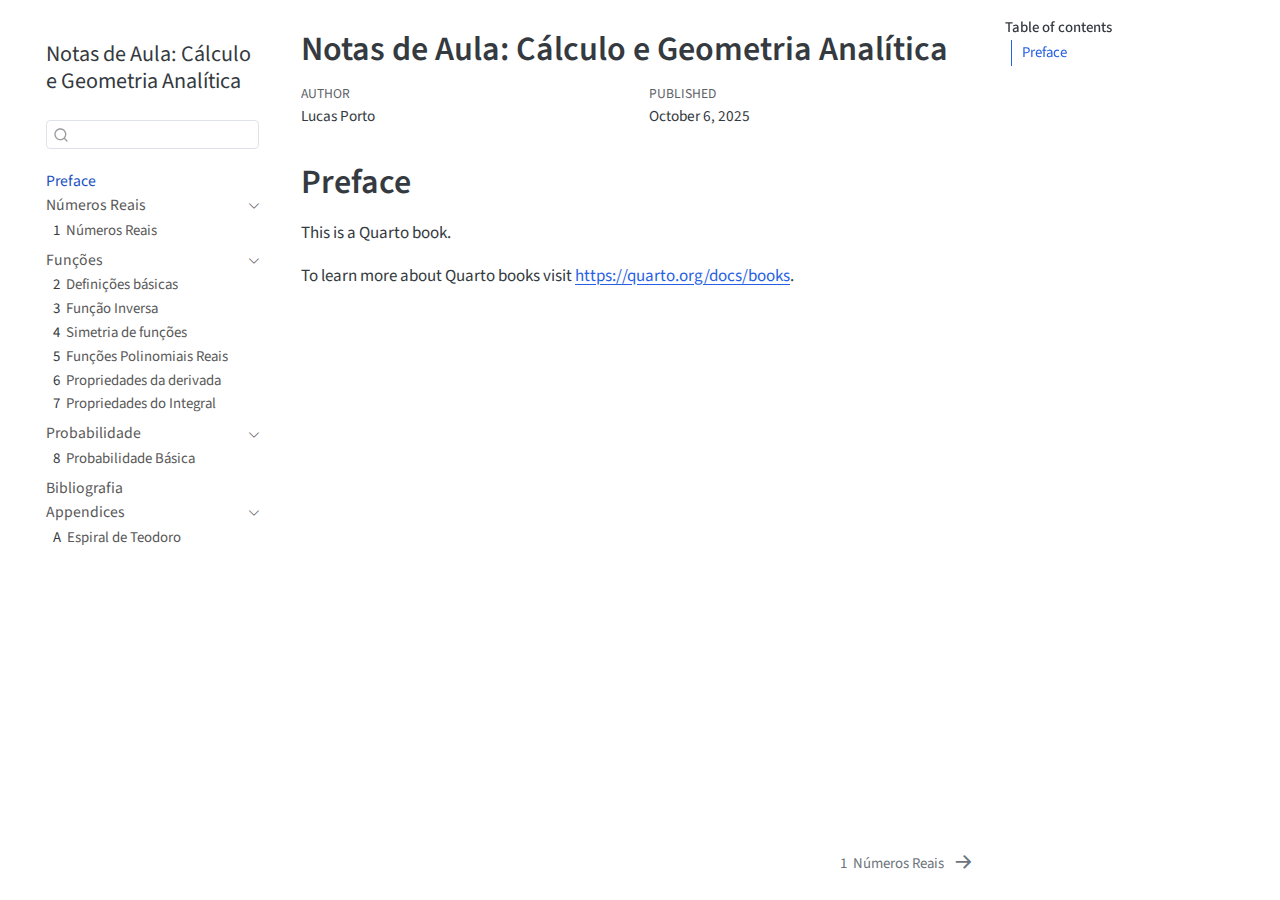
<file: docs/index.html>
<!DOCTYPE html>
<html xmlns="http://www.w3.org/1999/xhtml" lang="en" xml:lang="en"><head>

<meta charset="utf-8">
<meta name="generator" content="quarto-1.8.24">

<meta name="viewport" content="width=device-width, initial-scale=1.0, user-scalable=yes">

<meta name="author" content="Lucas Porto">
<meta name="dcterms.date" content="2025-10-06">

<title>Notas de Aula: Cálculo e Geometria Analítica</title>
<style>
code{white-space: pre-wrap;}
span.smallcaps{font-variant: small-caps;}
div.columns{display: flex; gap: min(4vw, 1.5em);}
div.column{flex: auto; overflow-x: auto;}
div.hanging-indent{margin-left: 1.5em; text-indent: -1.5em;}
ul.task-list{list-style: none;}
ul.task-list li input[type="checkbox"] {
  width: 0.8em;
  margin: 0 0.8em 0.2em -1em; /* quarto-specific, see https://github.com/quarto-dev/quarto-cli/issues/4556 */ 
  vertical-align: middle;
}
</style>


<script src="site_libs/quarto-nav/quarto-nav.js"></script>
<script src="site_libs/quarto-nav/headroom.min.js"></script>
<script src="site_libs/clipboard/clipboard.min.js"></script>
<script src="site_libs/quarto-search/autocomplete.umd.js"></script>
<script src="site_libs/quarto-search/fuse.min.js"></script>
<script src="site_libs/quarto-search/quarto-search.js"></script>
<meta name="quarto:offset" content="./">
<link href="./files/reais_intro.html" rel="next">
<script src="site_libs/quarto-html/quarto.js" type="module"></script>
<script src="site_libs/quarto-html/tabsets/tabsets.js" type="module"></script>
<script src="site_libs/quarto-html/axe/axe-check.js" type="module"></script>
<script src="site_libs/quarto-html/popper.min.js"></script>
<script src="site_libs/quarto-html/tippy.umd.min.js"></script>
<script src="site_libs/quarto-html/anchor.min.js"></script>
<link href="site_libs/quarto-html/tippy.css" rel="stylesheet">
<link href="site_libs/quarto-html/quarto-syntax-highlighting-dc55a5b9e770e841cd82e46aadbfb9b0.css" rel="stylesheet" id="quarto-text-highlighting-styles">
<script src="site_libs/bootstrap/bootstrap.min.js"></script>
<link href="site_libs/bootstrap/bootstrap-icons.css" rel="stylesheet">
<link href="site_libs/bootstrap/bootstrap-de1cb8424c17a5b63c30e87c6e4adf31.min.css" rel="stylesheet" append-hash="true" id="quarto-bootstrap" data-mode="light">
<script id="quarto-search-options" type="application/json">{
  "location": "sidebar",
  "copy-button": false,
  "collapse-after": 3,
  "panel-placement": "start",
  "type": "textbox",
  "limit": 50,
  "keyboard-shortcut": [
    "f",
    "/",
    "s"
  ],
  "show-item-context": false,
  "language": {
    "search-no-results-text": "No results",
    "search-matching-documents-text": "matching documents",
    "search-copy-link-title": "Copy link to search",
    "search-hide-matches-text": "Hide additional matches",
    "search-more-match-text": "more match in this document",
    "search-more-matches-text": "more matches in this document",
    "search-clear-button-title": "Clear",
    "search-text-placeholder": "",
    "search-detached-cancel-button-title": "Cancel",
    "search-submit-button-title": "Submit",
    "search-label": "Search"
  }
}</script>


</head>

<body class="nav-sidebar floating quarto-light">

<div id="quarto-search-results"></div>
  <header id="quarto-header" class="headroom fixed-top">
  <nav class="quarto-secondary-nav">
    <div class="container-fluid d-flex">
      <button type="button" class="quarto-btn-toggle btn" data-bs-toggle="collapse" role="button" data-bs-target=".quarto-sidebar-collapse-item" aria-controls="quarto-sidebar" aria-expanded="false" aria-label="Toggle sidebar navigation" onclick="if (window.quartoToggleHeadroom) { window.quartoToggleHeadroom(); }">
        <i class="bi bi-layout-text-sidebar-reverse"></i>
      </button>
        <nav class="quarto-page-breadcrumbs" aria-label="breadcrumb"><ol class="breadcrumb"><li class="breadcrumb-item"><a href="./index.html">Preface</a></li></ol></nav>
        <a class="flex-grow-1" role="navigation" data-bs-toggle="collapse" data-bs-target=".quarto-sidebar-collapse-item" aria-controls="quarto-sidebar" aria-expanded="false" aria-label="Toggle sidebar navigation" onclick="if (window.quartoToggleHeadroom) { window.quartoToggleHeadroom(); }">      
        </a>
      <button type="button" class="btn quarto-search-button" aria-label="Search" onclick="window.quartoOpenSearch();">
        <i class="bi bi-search"></i>
      </button>
    </div>
  </nav>
</header>
<!-- content -->
<div id="quarto-content" class="quarto-container page-columns page-rows-contents page-layout-article">
<!-- sidebar -->
  <nav id="quarto-sidebar" class="sidebar collapse collapse-horizontal quarto-sidebar-collapse-item sidebar-navigation floating overflow-auto">
    <div class="pt-lg-2 mt-2 text-left sidebar-header sidebar-header-stacked">
      <a href="./index.html" class="sidebar-logo-link">
      </a>
    <div class="sidebar-title mb-0 py-0">
      <a href="./">Notas de Aula: Cálculo e Geometria Analítica</a> 
    </div>
      </div>
        <div class="mt-2 flex-shrink-0 align-items-center">
        <div class="sidebar-search">
        <div id="quarto-search" class="" title="Search"></div>
        </div>
        </div>
    <div class="sidebar-menu-container"> 
    <ul class="list-unstyled mt-1">
        <li class="sidebar-item">
  <div class="sidebar-item-container"> 
  <a href="./index.html" class="sidebar-item-text sidebar-link active">
 <span class="menu-text">Preface</span></a>
  </div>
</li>
        <li class="sidebar-item sidebar-item-section">
      <div class="sidebar-item-container"> 
            <a class="sidebar-item-text sidebar-link text-start" data-bs-toggle="collapse" data-bs-target="#quarto-sidebar-section-1" role="navigation" aria-expanded="true">
 <span class="menu-text">Números Reais</span></a>
          <a class="sidebar-item-toggle text-start" data-bs-toggle="collapse" data-bs-target="#quarto-sidebar-section-1" role="navigation" aria-expanded="true" aria-label="Toggle section">
            <i class="bi bi-chevron-right ms-2"></i>
          </a> 
      </div>
      <ul id="quarto-sidebar-section-1" class="collapse list-unstyled sidebar-section depth1 show">  
          <li class="sidebar-item">
  <div class="sidebar-item-container"> 
  <a href="./files/reais_intro.html" class="sidebar-item-text sidebar-link">
 <span class="menu-text"><span class="chapter-number">1</span>&nbsp; <span class="chapter-title">Números Reais</span></span></a>
  </div>
</li>
      </ul>
  </li>
        <li class="sidebar-item sidebar-item-section">
      <div class="sidebar-item-container"> 
            <a class="sidebar-item-text sidebar-link text-start" data-bs-toggle="collapse" data-bs-target="#quarto-sidebar-section-2" role="navigation" aria-expanded="true">
 <span class="menu-text">Funções</span></a>
          <a class="sidebar-item-toggle text-start" data-bs-toggle="collapse" data-bs-target="#quarto-sidebar-section-2" role="navigation" aria-expanded="true" aria-label="Toggle section">
            <i class="bi bi-chevron-right ms-2"></i>
          </a> 
      </div>
      <ul id="quarto-sidebar-section-2" class="collapse list-unstyled sidebar-section depth1 show">  
          <li class="sidebar-item">
  <div class="sidebar-item-container"> 
  <a href="./files/funcoes_reais.html" class="sidebar-item-text sidebar-link">
 <span class="menu-text"><span class="chapter-number">2</span>&nbsp; <span class="chapter-title">Definições básicas</span></span></a>
  </div>
</li>
          <li class="sidebar-item">
  <div class="sidebar-item-container"> 
  <a href="./files/invfunc.html" class="sidebar-item-text sidebar-link">
 <span class="menu-text"><span class="chapter-number">3</span>&nbsp; <span class="chapter-title">Função Inversa</span></span></a>
  </div>
</li>
          <li class="sidebar-item">
  <div class="sidebar-item-container"> 
  <a href="./files/simetria_funcoes_reais.html" class="sidebar-item-text sidebar-link">
 <span class="menu-text"><span class="chapter-number">4</span>&nbsp; <span class="chapter-title">Simetria de funções</span></span></a>
  </div>
</li>
          <li class="sidebar-item">
  <div class="sidebar-item-container"> 
  <a href="./files/polinomios.html" class="sidebar-item-text sidebar-link">
 <span class="menu-text"><span class="chapter-number">5</span>&nbsp; <span class="chapter-title">Funções Polinomiais Reais</span></span></a>
  </div>
</li>
          <li class="sidebar-item">
  <div class="sidebar-item-container"> 
  <a href="./files/derivadas_prop.html" class="sidebar-item-text sidebar-link">
 <span class="menu-text"><span class="chapter-number">6</span>&nbsp; <span class="chapter-title">Propriedades da derivada</span></span></a>
  </div>
</li>
          <li class="sidebar-item">
  <div class="sidebar-item-container"> 
  <a href="./files/integrais_prop.html" class="sidebar-item-text sidebar-link">
 <span class="menu-text"><span class="chapter-number">7</span>&nbsp; <span class="chapter-title">Propriedades do Integral</span></span></a>
  </div>
</li>
      </ul>
  </li>
        <li class="sidebar-item sidebar-item-section">
      <div class="sidebar-item-container"> 
            <a class="sidebar-item-text sidebar-link text-start" data-bs-toggle="collapse" data-bs-target="#quarto-sidebar-section-3" role="navigation" aria-expanded="true">
 <span class="menu-text">Probabilidade</span></a>
          <a class="sidebar-item-toggle text-start" data-bs-toggle="collapse" data-bs-target="#quarto-sidebar-section-3" role="navigation" aria-expanded="true" aria-label="Toggle section">
            <i class="bi bi-chevron-right ms-2"></i>
          </a> 
      </div>
      <ul id="quarto-sidebar-section-3" class="collapse list-unstyled sidebar-section depth1 show">  
          <li class="sidebar-item">
  <div class="sidebar-item-container"> 
  <a href="./files/probabilidade_def.html" class="sidebar-item-text sidebar-link">
 <span class="menu-text"><span class="chapter-number">8</span>&nbsp; <span class="chapter-title">Probabilidade Básica</span></span></a>
  </div>
</li>
      </ul>
  </li>
        <li class="sidebar-item">
  <div class="sidebar-item-container"> 
  <a href="./files/references.html" class="sidebar-item-text sidebar-link">
 <span class="menu-text">Bibliografia</span></a>
  </div>
</li>
        <li class="sidebar-item sidebar-item-section">
      <div class="sidebar-item-container"> 
            <a class="sidebar-item-text sidebar-link text-start" data-bs-toggle="collapse" data-bs-target="#quarto-sidebar-section-4" role="navigation" aria-expanded="true">
 <span class="menu-text">Appendices</span></a>
          <a class="sidebar-item-toggle text-start" data-bs-toggle="collapse" data-bs-target="#quarto-sidebar-section-4" role="navigation" aria-expanded="true" aria-label="Toggle section">
            <i class="bi bi-chevron-right ms-2"></i>
          </a> 
      </div>
      <ul id="quarto-sidebar-section-4" class="collapse list-unstyled sidebar-section depth1 show">  
          <li class="sidebar-item">
  <div class="sidebar-item-container"> 
  <a href="./files/ex_espiral.html" class="sidebar-item-text sidebar-link">
 <span class="menu-text"><span class="chapter-number">A</span>&nbsp; <span class="chapter-title">Espiral de Teodoro</span></span></a>
  </div>
</li>
      </ul>
  </li>
    </ul>
    </div>
</nav>
<div id="quarto-sidebar-glass" class="quarto-sidebar-collapse-item" data-bs-toggle="collapse" data-bs-target=".quarto-sidebar-collapse-item"></div>
<!-- margin-sidebar -->
    <div id="quarto-margin-sidebar" class="sidebar margin-sidebar">
        <nav id="TOC" role="doc-toc" class="toc-active">
    <h2 id="toc-title">Table of contents</h2>
   
  <ul>
  <li><a href="#preface" id="toc-preface" class="nav-link active" data-scroll-target="#preface">Preface</a></li>
  </ul>
</nav>
    </div>
<!-- main -->
<main class="content" id="quarto-document-content">

<header id="title-block-header" class="quarto-title-block default">
<div class="quarto-title">
<h1 class="title">Notas de Aula: Cálculo e Geometria Analítica</h1>
</div>



<div class="quarto-title-meta">

    <div>
    <div class="quarto-title-meta-heading">Author</div>
    <div class="quarto-title-meta-contents">
             <p>Lucas Porto </p>
          </div>
  </div>
    
    <div>
    <div class="quarto-title-meta-heading">Published</div>
    <div class="quarto-title-meta-contents">
      <p class="date">October 6, 2025</p>
    </div>
  </div>
  
    
  </div>
  


</header>


<section id="preface" class="level1 unnumbered">
<h1 class="unnumbered">Preface</h1>
<p>This is a Quarto book.</p>
<p>To learn more about Quarto books visit <a href="https://quarto.org/docs/books" class="uri">https://quarto.org/docs/books</a>.</p>


</section>

</main> <!-- /main -->
<script id="quarto-html-after-body" type="application/javascript">
  window.document.addEventListener("DOMContentLoaded", function (event) {
    const icon = "";
    const anchorJS = new window.AnchorJS();
    anchorJS.options = {
      placement: 'right',
      icon: icon
    };
    anchorJS.add('.anchored');
    const isCodeAnnotation = (el) => {
      for (const clz of el.classList) {
        if (clz.startsWith('code-annotation-')) {                     
          return true;
        }
      }
      return false;
    }
    const onCopySuccess = function(e) {
      // button target
      const button = e.trigger;
      // don't keep focus
      button.blur();
      // flash "checked"
      button.classList.add('code-copy-button-checked');
      var currentTitle = button.getAttribute("title");
      button.setAttribute("title", "Copied!");
      let tooltip;
      if (window.bootstrap) {
        button.setAttribute("data-bs-toggle", "tooltip");
        button.setAttribute("data-bs-placement", "left");
        button.setAttribute("data-bs-title", "Copied!");
        tooltip = new bootstrap.Tooltip(button, 
          { trigger: "manual", 
            customClass: "code-copy-button-tooltip",
            offset: [0, -8]});
        tooltip.show();    
      }
      setTimeout(function() {
        if (tooltip) {
          tooltip.hide();
          button.removeAttribute("data-bs-title");
          button.removeAttribute("data-bs-toggle");
          button.removeAttribute("data-bs-placement");
        }
        button.setAttribute("title", currentTitle);
        button.classList.remove('code-copy-button-checked');
      }, 1000);
      // clear code selection
      e.clearSelection();
    }
    const getTextToCopy = function(trigger) {
      const outerScaffold = trigger.parentElement.cloneNode(true);
      const codeEl = outerScaffold.querySelector('code');
      for (const childEl of codeEl.children) {
        if (isCodeAnnotation(childEl)) {
          childEl.remove();
        }
      }
      return codeEl.innerText;
    }
    const clipboard = new window.ClipboardJS('.code-copy-button:not([data-in-quarto-modal])', {
      text: getTextToCopy
    });
    clipboard.on('success', onCopySuccess);
    if (window.document.getElementById('quarto-embedded-source-code-modal')) {
      const clipboardModal = new window.ClipboardJS('.code-copy-button[data-in-quarto-modal]', {
        text: getTextToCopy,
        container: window.document.getElementById('quarto-embedded-source-code-modal')
      });
      clipboardModal.on('success', onCopySuccess);
    }
      var localhostRegex = new RegExp(/^(?:http|https):\/\/localhost\:?[0-9]*\//);
      var mailtoRegex = new RegExp(/^mailto:/);
        var filterRegex = new RegExp('/' + window.location.host + '/');
      var isInternal = (href) => {
          return filterRegex.test(href) || localhostRegex.test(href) || mailtoRegex.test(href);
      }
      // Inspect non-navigation links and adorn them if external
     var links = window.document.querySelectorAll('a[href]:not(.nav-link):not(.navbar-brand):not(.toc-action):not(.sidebar-link):not(.sidebar-item-toggle):not(.pagination-link):not(.no-external):not([aria-hidden]):not(.dropdown-item):not(.quarto-navigation-tool):not(.about-link)');
      for (var i=0; i<links.length; i++) {
        const link = links[i];
        if (!isInternal(link.href)) {
          // undo the damage that might have been done by quarto-nav.js in the case of
          // links that we want to consider external
          if (link.dataset.originalHref !== undefined) {
            link.href = link.dataset.originalHref;
          }
        }
      }
    function tippyHover(el, contentFn, onTriggerFn, onUntriggerFn) {
      const config = {
        allowHTML: true,
        maxWidth: 500,
        delay: 100,
        arrow: false,
        appendTo: function(el) {
            return el.parentElement;
        },
        interactive: true,
        interactiveBorder: 10,
        theme: 'quarto',
        placement: 'bottom-start',
      };
      if (contentFn) {
        config.content = contentFn;
      }
      if (onTriggerFn) {
        config.onTrigger = onTriggerFn;
      }
      if (onUntriggerFn) {
        config.onUntrigger = onUntriggerFn;
      }
      window.tippy(el, config); 
    }
    const noterefs = window.document.querySelectorAll('a[role="doc-noteref"]');
    for (var i=0; i<noterefs.length; i++) {
      const ref = noterefs[i];
      tippyHover(ref, function() {
        // use id or data attribute instead here
        let href = ref.getAttribute('data-footnote-href') || ref.getAttribute('href');
        try { href = new URL(href).hash; } catch {}
        const id = href.replace(/^#\/?/, "");
        const note = window.document.getElementById(id);
        if (note) {
          return note.innerHTML;
        } else {
          return "";
        }
      });
    }
    const xrefs = window.document.querySelectorAll('a.quarto-xref');
    const processXRef = (id, note) => {
      // Strip column container classes
      const stripColumnClz = (el) => {
        el.classList.remove("page-full", "page-columns");
        if (el.children) {
          for (const child of el.children) {
            stripColumnClz(child);
          }
        }
      }
      stripColumnClz(note)
      if (id === null || id.startsWith('sec-')) {
        // Special case sections, only their first couple elements
        const container = document.createElement("div");
        if (note.children && note.children.length > 2) {
          container.appendChild(note.children[0].cloneNode(true));
          for (let i = 1; i < note.children.length; i++) {
            const child = note.children[i];
            if (child.tagName === "P" && child.innerText === "") {
              continue;
            } else {
              container.appendChild(child.cloneNode(true));
              break;
            }
          }
          if (window.Quarto?.typesetMath) {
            window.Quarto.typesetMath(container);
          }
          return container.innerHTML
        } else {
          if (window.Quarto?.typesetMath) {
            window.Quarto.typesetMath(note);
          }
          return note.innerHTML;
        }
      } else {
        // Remove any anchor links if they are present
        const anchorLink = note.querySelector('a.anchorjs-link');
        if (anchorLink) {
          anchorLink.remove();
        }
        if (window.Quarto?.typesetMath) {
          window.Quarto.typesetMath(note);
        }
        if (note.classList.contains("callout")) {
          return note.outerHTML;
        } else {
          return note.innerHTML;
        }
      }
    }
    for (var i=0; i<xrefs.length; i++) {
      const xref = xrefs[i];
      tippyHover(xref, undefined, function(instance) {
        instance.disable();
        let url = xref.getAttribute('href');
        let hash = undefined; 
        if (url.startsWith('#')) {
          hash = url;
        } else {
          try { hash = new URL(url).hash; } catch {}
        }
        if (hash) {
          const id = hash.replace(/^#\/?/, "");
          const note = window.document.getElementById(id);
          if (note !== null) {
            try {
              const html = processXRef(id, note.cloneNode(true));
              instance.setContent(html);
            } finally {
              instance.enable();
              instance.show();
            }
          } else {
            // See if we can fetch this
            fetch(url.split('#')[0])
            .then(res => res.text())
            .then(html => {
              const parser = new DOMParser();
              const htmlDoc = parser.parseFromString(html, "text/html");
              const note = htmlDoc.getElementById(id);
              if (note !== null) {
                const html = processXRef(id, note);
                instance.setContent(html);
              } 
            }).finally(() => {
              instance.enable();
              instance.show();
            });
          }
        } else {
          // See if we can fetch a full url (with no hash to target)
          // This is a special case and we should probably do some content thinning / targeting
          fetch(url)
          .then(res => res.text())
          .then(html => {
            const parser = new DOMParser();
            const htmlDoc = parser.parseFromString(html, "text/html");
            const note = htmlDoc.querySelector('main.content');
            if (note !== null) {
              // This should only happen for chapter cross references
              // (since there is no id in the URL)
              // remove the first header
              if (note.children.length > 0 && note.children[0].tagName === "HEADER") {
                note.children[0].remove();
              }
              const html = processXRef(null, note);
              instance.setContent(html);
            } 
          }).finally(() => {
            instance.enable();
            instance.show();
          });
        }
      }, function(instance) {
      });
    }
        let selectedAnnoteEl;
        const selectorForAnnotation = ( cell, annotation) => {
          let cellAttr = 'data-code-cell="' + cell + '"';
          let lineAttr = 'data-code-annotation="' +  annotation + '"';
          const selector = 'span[' + cellAttr + '][' + lineAttr + ']';
          return selector;
        }
        const selectCodeLines = (annoteEl) => {
          const doc = window.document;
          const targetCell = annoteEl.getAttribute("data-target-cell");
          const targetAnnotation = annoteEl.getAttribute("data-target-annotation");
          const annoteSpan = window.document.querySelector(selectorForAnnotation(targetCell, targetAnnotation));
          const lines = annoteSpan.getAttribute("data-code-lines").split(",");
          const lineIds = lines.map((line) => {
            return targetCell + "-" + line;
          })
          let top = null;
          let height = null;
          let parent = null;
          if (lineIds.length > 0) {
              //compute the position of the single el (top and bottom and make a div)
              const el = window.document.getElementById(lineIds[0]);
              top = el.offsetTop;
              height = el.offsetHeight;
              parent = el.parentElement.parentElement;
            if (lineIds.length > 1) {
              const lastEl = window.document.getElementById(lineIds[lineIds.length - 1]);
              const bottom = lastEl.offsetTop + lastEl.offsetHeight;
              height = bottom - top;
            }
            if (top !== null && height !== null && parent !== null) {
              // cook up a div (if necessary) and position it 
              let div = window.document.getElementById("code-annotation-line-highlight");
              if (div === null) {
                div = window.document.createElement("div");
                div.setAttribute("id", "code-annotation-line-highlight");
                div.style.position = 'absolute';
                parent.appendChild(div);
              }
              div.style.top = top - 2 + "px";
              div.style.height = height + 4 + "px";
              div.style.left = 0;
              let gutterDiv = window.document.getElementById("code-annotation-line-highlight-gutter");
              if (gutterDiv === null) {
                gutterDiv = window.document.createElement("div");
                gutterDiv.setAttribute("id", "code-annotation-line-highlight-gutter");
                gutterDiv.style.position = 'absolute';
                const codeCell = window.document.getElementById(targetCell);
                const gutter = codeCell.querySelector('.code-annotation-gutter');
                gutter.appendChild(gutterDiv);
              }
              gutterDiv.style.top = top - 2 + "px";
              gutterDiv.style.height = height + 4 + "px";
            }
            selectedAnnoteEl = annoteEl;
          }
        };
        const unselectCodeLines = () => {
          const elementsIds = ["code-annotation-line-highlight", "code-annotation-line-highlight-gutter"];
          elementsIds.forEach((elId) => {
            const div = window.document.getElementById(elId);
            if (div) {
              div.remove();
            }
          });
          selectedAnnoteEl = undefined;
        };
          // Handle positioning of the toggle
      window.addEventListener(
        "resize",
        throttle(() => {
          elRect = undefined;
          if (selectedAnnoteEl) {
            selectCodeLines(selectedAnnoteEl);
          }
        }, 10)
      );
      function throttle(fn, ms) {
      let throttle = false;
      let timer;
        return (...args) => {
          if(!throttle) { // first call gets through
              fn.apply(this, args);
              throttle = true;
          } else { // all the others get throttled
              if(timer) clearTimeout(timer); // cancel #2
              timer = setTimeout(() => {
                fn.apply(this, args);
                timer = throttle = false;
              }, ms);
          }
        };
      }
        // Attach click handler to the DT
        const annoteDls = window.document.querySelectorAll('dt[data-target-cell]');
        for (const annoteDlNode of annoteDls) {
          annoteDlNode.addEventListener('click', (event) => {
            const clickedEl = event.target;
            if (clickedEl !== selectedAnnoteEl) {
              unselectCodeLines();
              const activeEl = window.document.querySelector('dt[data-target-cell].code-annotation-active');
              if (activeEl) {
                activeEl.classList.remove('code-annotation-active');
              }
              selectCodeLines(clickedEl);
              clickedEl.classList.add('code-annotation-active');
            } else {
              // Unselect the line
              unselectCodeLines();
              clickedEl.classList.remove('code-annotation-active');
            }
          });
        }
    const findCites = (el) => {
      const parentEl = el.parentElement;
      if (parentEl) {
        const cites = parentEl.dataset.cites;
        if (cites) {
          return {
            el,
            cites: cites.split(' ')
          };
        } else {
          return findCites(el.parentElement)
        }
      } else {
        return undefined;
      }
    };
    var bibliorefs = window.document.querySelectorAll('a[role="doc-biblioref"]');
    for (var i=0; i<bibliorefs.length; i++) {
      const ref = bibliorefs[i];
      const citeInfo = findCites(ref);
      if (citeInfo) {
        tippyHover(citeInfo.el, function() {
          var popup = window.document.createElement('div');
          citeInfo.cites.forEach(function(cite) {
            var citeDiv = window.document.createElement('div');
            citeDiv.classList.add('hanging-indent');
            citeDiv.classList.add('csl-entry');
            var biblioDiv = window.document.getElementById('ref-' + cite);
            if (biblioDiv) {
              citeDiv.innerHTML = biblioDiv.innerHTML;
            }
            popup.appendChild(citeDiv);
          });
          return popup.innerHTML;
        });
      }
    }
  });
  </script>
<nav class="page-navigation">
  <div class="nav-page nav-page-previous">
  </div>
  <div class="nav-page nav-page-next">
      <a href="./files/reais_intro.html" class="pagination-link" aria-label="Números Reais">
        <span class="nav-page-text"><span class="chapter-number">1</span>&nbsp; <span class="chapter-title">Números Reais</span></span> <i class="bi bi-arrow-right-short"></i>
      </a>
  </div>
</nav>
</div> <!-- /content -->




</body></html>
</file>
<file: docs/site_libs/quarto-html/tippy.css>
.tippy-box[data-animation=fade][data-state=hidden]{opacity:0}[data-tippy-root]{max-width:calc(100vw - 10px)}.tippy-box{position:relative;background-color:#333;color:#fff;border-radius:4px;font-size:14px;line-height:1.4;white-space:normal;outline:0;transition-property:transform,visibility,opacity}.tippy-box[data-placement^=top]>.tippy-arrow{bottom:0}.tippy-box[data-placement^=top]>.tippy-arrow:before{bottom:-7px;left:0;border-width:8px 8px 0;border-top-color:initial;transform-origin:center top}.tippy-box[data-placement^=bottom]>.tippy-arrow{top:0}.tippy-box[data-placement^=bottom]>.tippy-arrow:before{top:-7px;left:0;border-width:0 8px 8px;border-bottom-color:initial;transform-origin:center bottom}.tippy-box[data-placement^=left]>.tippy-arrow{right:0}.tippy-box[data-placement^=left]>.tippy-arrow:before{border-width:8px 0 8px 8px;border-left-color:initial;right:-7px;transform-origin:center left}.tippy-box[data-placement^=right]>.tippy-arrow{left:0}.tippy-box[data-placement^=right]>.tippy-arrow:before{left:-7px;border-width:8px 8px 8px 0;border-right-color:initial;transform-origin:center right}.tippy-box[data-inertia][data-state=visible]{transition-timing-function:cubic-bezier(.54,1.5,.38,1.11)}.tippy-arrow{width:16px;height:16px;color:#333}.tippy-arrow:before{content:"";position:absolute;border-color:transparent;border-style:solid}.tippy-content{position:relative;padding:5px 9px;z-index:1}
</file>
<file: docs/site_libs/quarto-html/quarto-syntax-highlighting-dc55a5b9e770e841cd82e46aadbfb9b0.css>
/* quarto syntax highlight colors */
:root {
  --quarto-hl-ot-color: #003B4F;
  --quarto-hl-at-color: #657422;
  --quarto-hl-ss-color: #20794D;
  --quarto-hl-an-color: #5E5E5E;
  --quarto-hl-fu-color: #4758AB;
  --quarto-hl-st-color: #20794D;
  --quarto-hl-cf-color: #003B4F;
  --quarto-hl-op-color: #5E5E5E;
  --quarto-hl-er-color: #AD0000;
  --quarto-hl-bn-color: #AD0000;
  --quarto-hl-al-color: #AD0000;
  --quarto-hl-va-color: #111111;
  --quarto-hl-bu-color: inherit;
  --quarto-hl-ex-color: inherit;
  --quarto-hl-pp-color: #AD0000;
  --quarto-hl-in-color: #5E5E5E;
  --quarto-hl-vs-color: #20794D;
  --quarto-hl-wa-color: #5E5E5E;
  --quarto-hl-do-color: #5E5E5E;
  --quarto-hl-im-color: #00769E;
  --quarto-hl-ch-color: #20794D;
  --quarto-hl-dt-color: #AD0000;
  --quarto-hl-fl-color: #AD0000;
  --quarto-hl-co-color: #5E5E5E;
  --quarto-hl-cv-color: #5E5E5E;
  --quarto-hl-cn-color: #8f5902;
  --quarto-hl-sc-color: #5E5E5E;
  --quarto-hl-dv-color: #AD0000;
  --quarto-hl-kw-color: #003B4F;
}

/* other quarto variables */
:root {
  --quarto-font-monospace: SFMono-Regular, Menlo, Monaco, Consolas, "Liberation Mono", "Courier New", monospace;
}

/* syntax highlight based on Pandoc's rules */
pre > code.sourceCode > span {
  color: #003B4F;
}

code.sourceCode > span {
  color: #003B4F;
}

div.sourceCode,
div.sourceCode pre.sourceCode {
  color: #003B4F;
}

/* Normal */
code span {
  color: #003B4F;
}

/* Alert */
code span.al {
  color: #AD0000;
  font-style: inherit;
}

/* Annotation */
code span.an {
  color: #5E5E5E;
  font-style: inherit;
}

/* Attribute */
code span.at {
  color: #657422;
  font-style: inherit;
}

/* BaseN */
code span.bn {
  color: #AD0000;
  font-style: inherit;
}

/* BuiltIn */
code span.bu {
  font-style: inherit;
}

/* ControlFlow */
code span.cf {
  color: #003B4F;
  font-weight: bold;
  font-style: inherit;
}

/* Char */
code span.ch {
  color: #20794D;
  font-style: inherit;
}

/* Constant */
code span.cn {
  color: #8f5902;
  font-style: inherit;
}

/* Comment */
code span.co {
  color: #5E5E5E;
  font-style: inherit;
}

/* CommentVar */
code span.cv {
  color: #5E5E5E;
  font-style: italic;
}

/* Documentation */
code span.do {
  color: #5E5E5E;
  font-style: italic;
}

/* DataType */
code span.dt {
  color: #AD0000;
  font-style: inherit;
}

/* DecVal */
code span.dv {
  color: #AD0000;
  font-style: inherit;
}

/* Error */
code span.er {
  color: #AD0000;
  font-style: inherit;
}

/* Extension */
code span.ex {
  font-style: inherit;
}

/* Float */
code span.fl {
  color: #AD0000;
  font-style: inherit;
}

/* Function */
code span.fu {
  color: #4758AB;
  font-style: inherit;
}

/* Import */
code span.im {
  color: #00769E;
  font-style: inherit;
}

/* Information */
code span.in {
  color: #5E5E5E;
  font-style: inherit;
}

/* Keyword */
code span.kw {
  color: #003B4F;
  font-weight: bold;
  font-style: inherit;
}

/* Operator */
code span.op {
  color: #5E5E5E;
  font-style: inherit;
}

/* Other */
code span.ot {
  color: #003B4F;
  font-style: inherit;
}

/* Preprocessor */
code span.pp {
  color: #AD0000;
  font-style: inherit;
}

/* SpecialChar */
code span.sc {
  color: #5E5E5E;
  font-style: inherit;
}

/* SpecialString */
code span.ss {
  color: #20794D;
  font-style: inherit;
}

/* String */
code span.st {
  color: #20794D;
  font-style: inherit;
}

/* Variable */
code span.va {
  color: #111111;
  font-style: inherit;
}

/* VerbatimString */
code span.vs {
  color: #20794D;
  font-style: inherit;
}

/* Warning */
code span.wa {
  color: #5E5E5E;
  font-style: italic;
}

.prevent-inlining {
  content: "</";
}

/*# sourceMappingURL=21f0b8dca5c347bd0a806dc2ce2adfe3.css.map */
</file>
